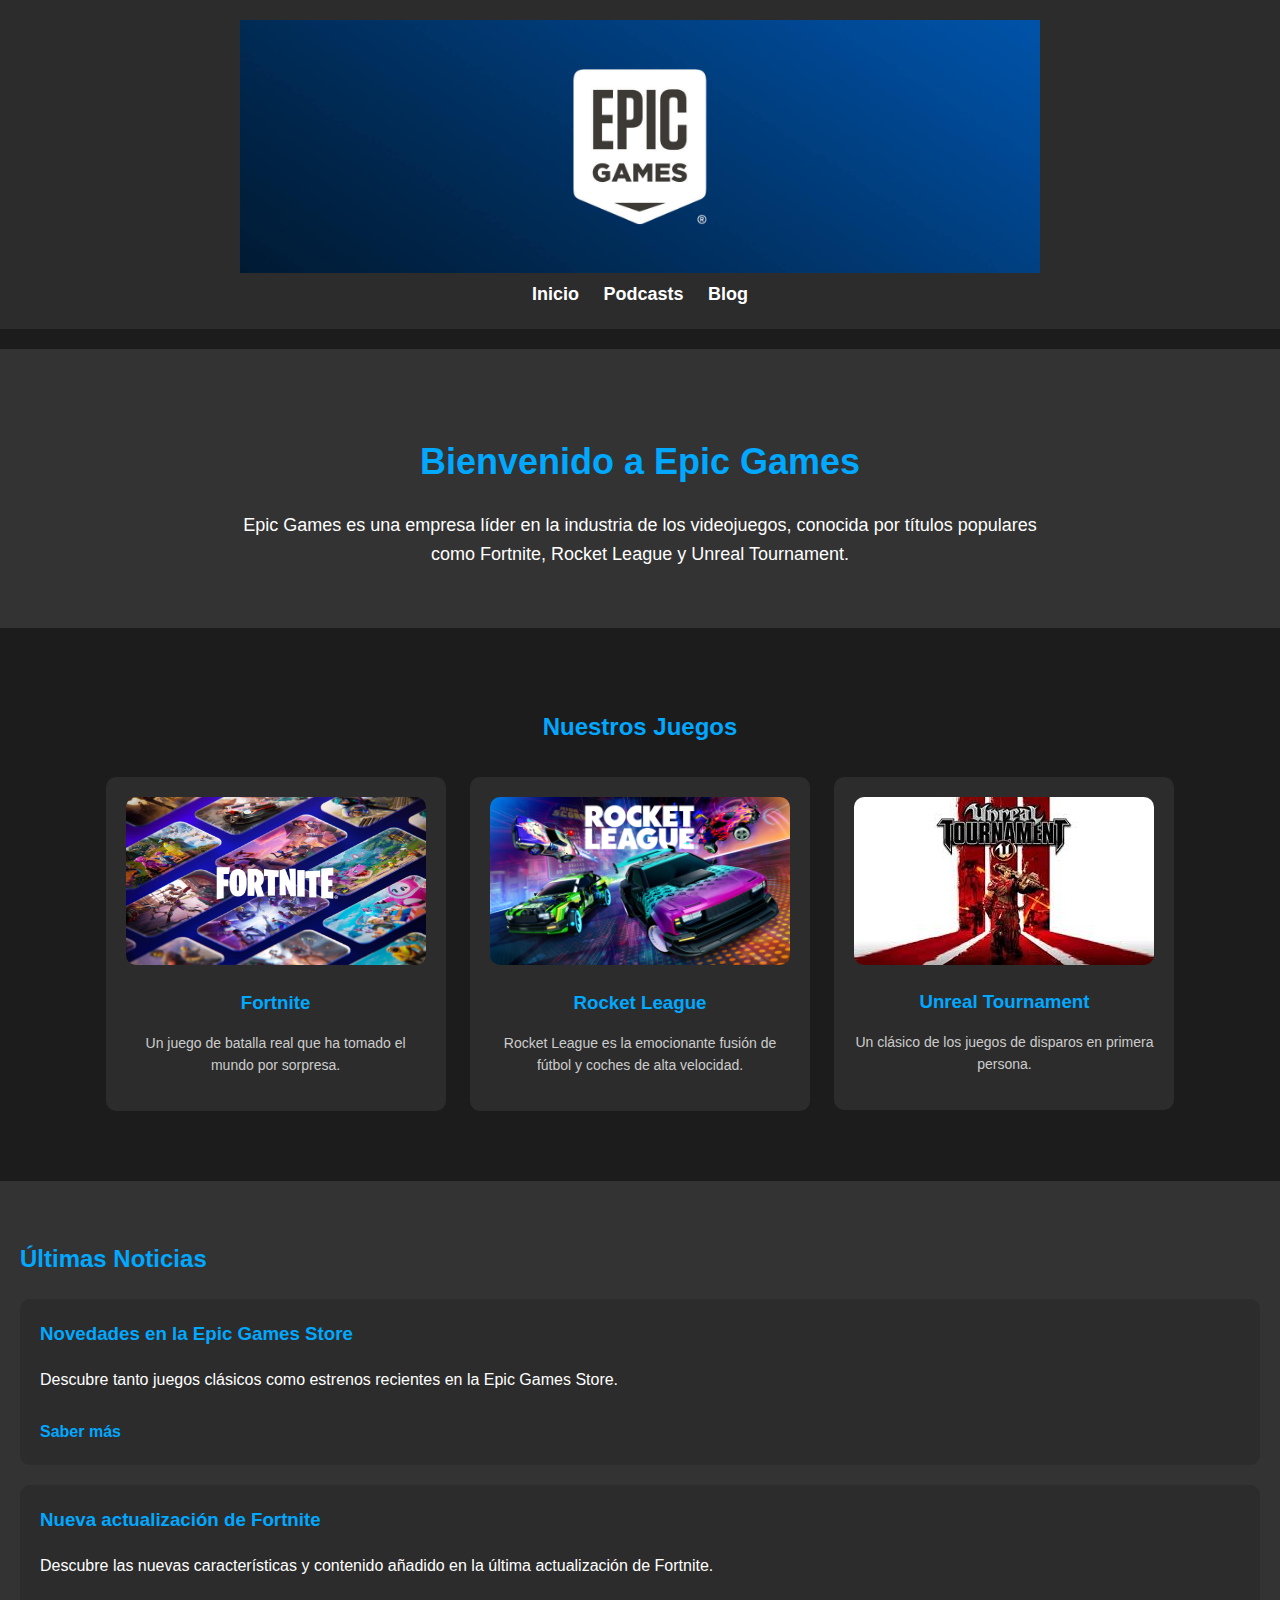
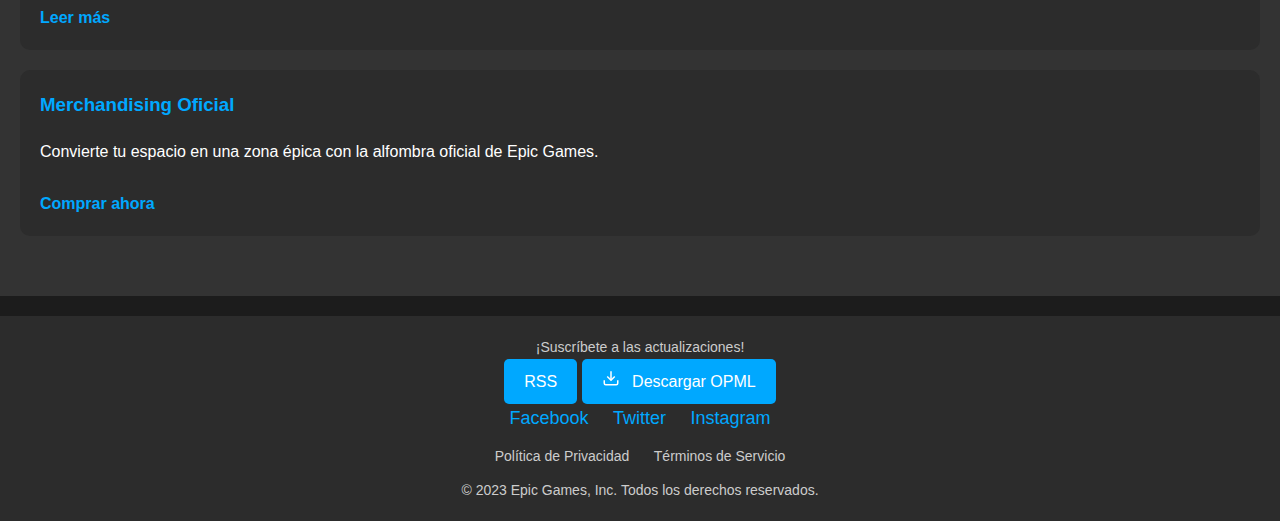
<file: index.html>
<!DOCTYPE html>
<html lang="es">
<head>
    <meta charset="UTF-8">
    <meta name="viewport" content="width=device-width, initial-scale=1.0">
    <title>Epic Games - Página Oficial</title>
    <link rel="stylesheet" href="css/styles.css">
</head>
<body>
    <header>
        <div class="logo">
            <img src="images/Logo_Epic_Games.jpg" alt="Epic Games Logo">
        </div>
        <nav>
            <ul>
                <li><a href="Index.html">Inicio</a></li>
                <li><a href="podcast/index.html">Podcasts</a></li>
                <li><a href="blog/index.html">Blog</a></li>
            </ul>
        </nav>
    </header>

    <section id="inicio">
        <h1>Bienvenido a Epic Games</h1>
        <p>Epic Games es una empresa líder en la industria de los videojuegos, conocida por títulos populares como Fortnite, Rocket League y Unreal Tournament.</p>
    </section>

    <section id="juegos">
        <h2>Nuestros Juegos</h2>
        <div class="juego">
            <img src="images/Fortnite.jpg" alt="Fortnite">
            <h3>Fortnite</h3>
            <p>Un juego de batalla real que ha tomado el mundo por sorpresa.</p>
        </div>
        <div class="juego">
            <img src="images/RocketLeague.jpg" alt="Rocket League">
            <h3>Rocket League</h3>
            <p>Rocket League es la emocionante fusión de fútbol y coches de alta velocidad.</p>
        </div>
        <div class="juego">
            <img src="images/Unreal_Tournament.jpg" alt="Unreal Tournament">
            <h3>Unreal Tournament</h3>
            <p>Un clásico de los juegos de disparos en primera persona.</p>
        </div>
    </section>

    <section id="noticias">
        <h2>Últimas Noticias</h2>
        <article>
            <h3>Novedades en la Epic Games Store</h3>
            <p>Descubre tanto juegos clásicos como estrenos recientes en la Epic Games Store.</p>
            <a href="blog/posts/post1.html">Saber más</a>
        </article>
        <article>
            <h3>Nueva actualización de Fortnite</h3>
            <p>Descubre las nuevas características y contenido añadido en la última actualización de Fortnite.</p>
            <a href="blog/posts/post2.html">Leer más</a>
        </article>
        <article>
            <h3>Merchandising Oficial</h3>
            <p>Convierte tu espacio en una zona épica con la alfombra oficial de Epic Games.</p>
            <a href="blog/posts/post3.html">Comprar ahora</a>
        </article>
    </section>
    
    <footer id="contacto">
          <p>¡Suscríbete a las actualizaciones!</p>
          <a href="feed/rss.xml" class="boton-tienda">RSS</a>
        <a href="feed/feeds.opml" download class="boton-tienda">
            <svg width="18" height="18" viewBox="0 0 24 24" fill="none" stroke="currentColor" stroke-width="2" style="margin-right: 8px;">
              <path d="M21 15v4a2 2 0 0 1-2 2H5a2 2 0 0 1-2-2v-4"></path>
              <polyline points="7 10 12 15 17 10"></polyline>
              <line x1="12" y1="15" x2="12" y2="3"></line>
            </svg>
            Descargar OPML
          </a>
        <div class="redes-sociales">
            <a href="https://facebook.com/epicgames">Facebook</a>
            <a href="https://twitter.com/epicgames">Twitter</a>
            <a href="https://instagram.com/epicgames">Instagram</a>
        </div>
        <div class="politicas">
            <a href="#">Política de Privacidad</a>
            <a href="#">Términos de Servicio</a>
        </div>
        <p>&copy; 2023 Epic Games, Inc. Todos los derechos reservados.</p>
    </footer>
</body>
</html>
</file>
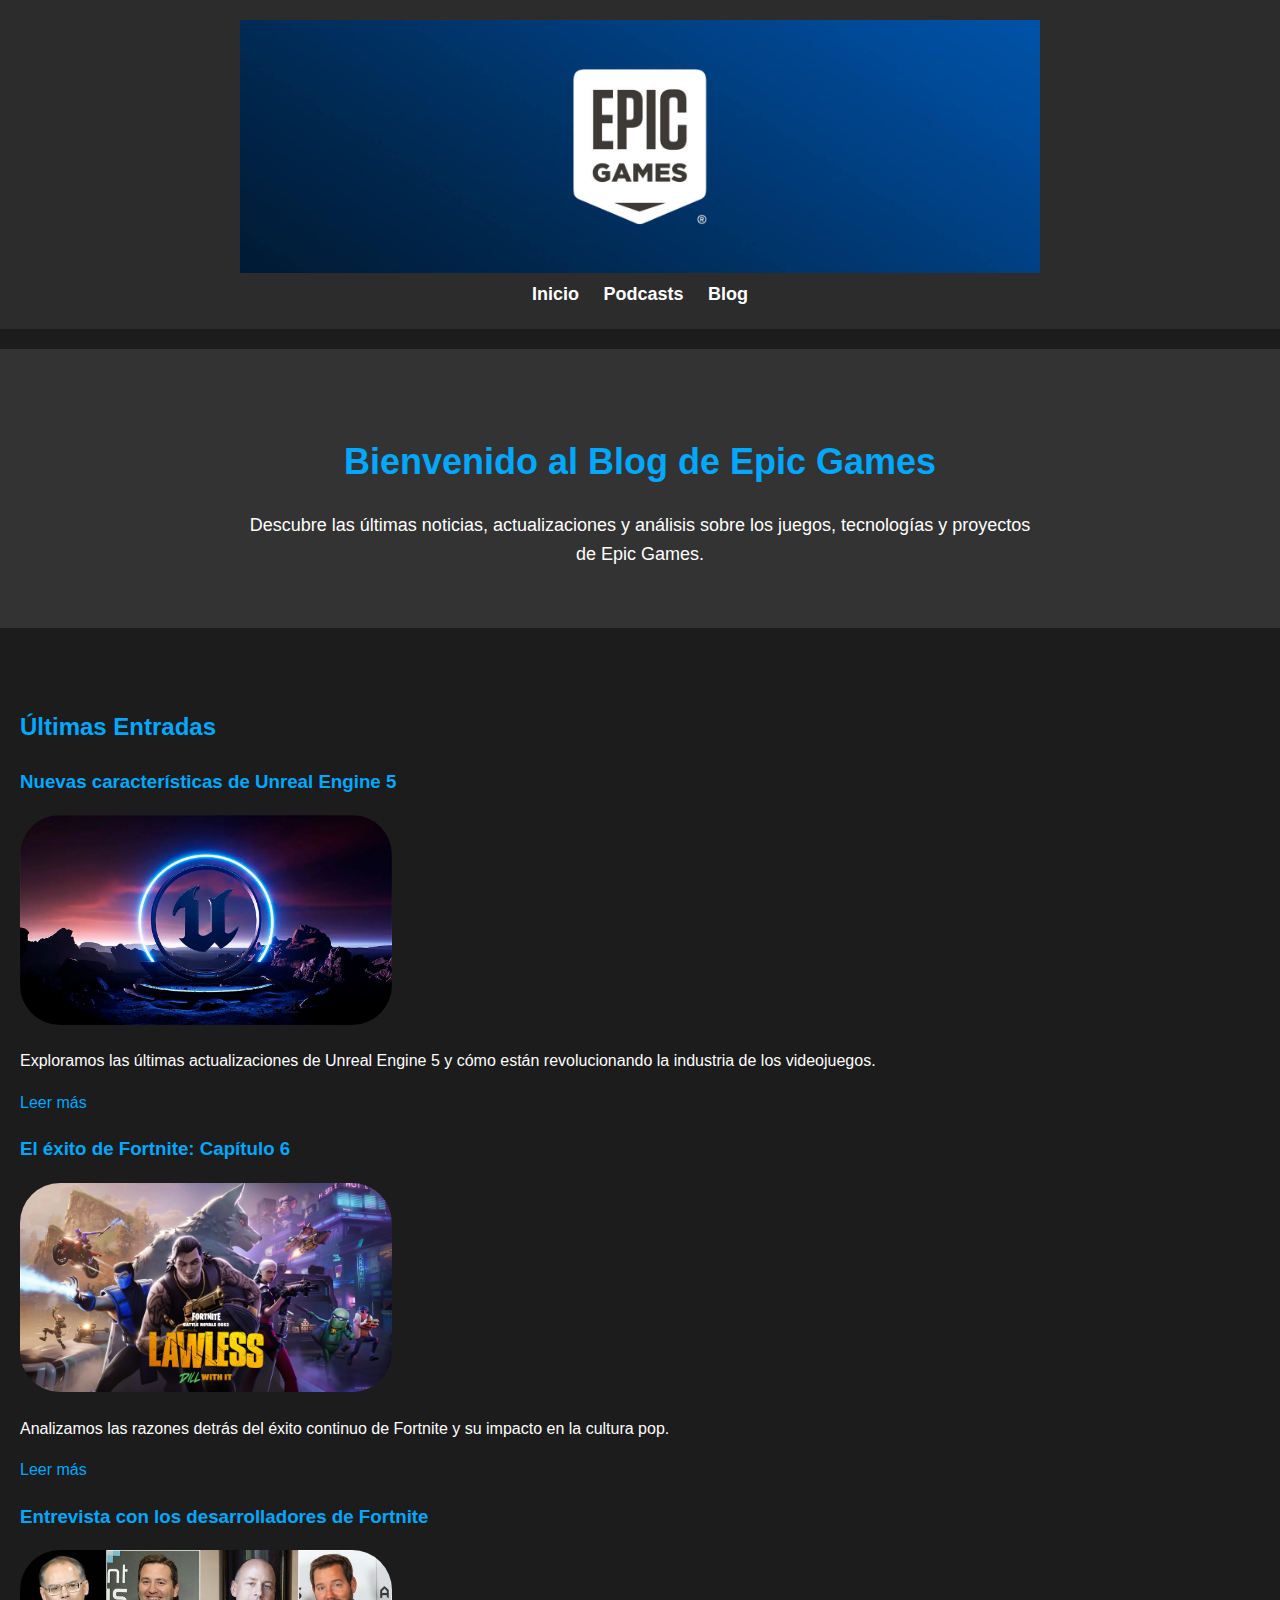
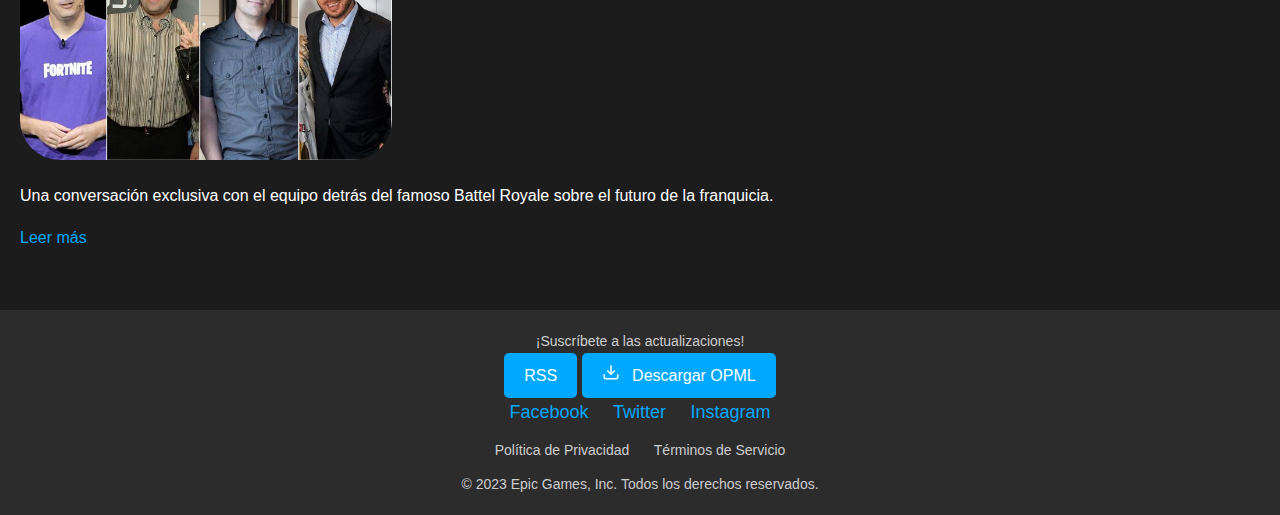
<file: blog/index.html>
<!DOCTYPE html>
<html lang="es">
<head>
    <meta charset="UTF-8">
    <meta name="viewport" content="width=device-width, initial-scale=1.0">
    <title>Blog de Epic Games</title>
    <link rel="stylesheet" href="../css/styles.css">
</head>
<body>
    <header>
        <div class="logo">
            <img src="../images/Logo_Epic_Games.jpg" alt="Epic Games Logo">
        </div>
        <nav>
            <ul>
                <li><a href="../index.html">Inicio</a></li>
                <li><a href="../podcast/index.html">Podcasts</a></li>
                <li><a href="index.html">Blog</a></li>
            </ul>
        </nav>
    </header>

    <section id="inicio">
        <h1>Bienvenido al Blog de Epic Games</h1>
        <p>Descubre las últimas noticias, actualizaciones y análisis sobre los juegos, tecnologías y proyectos de Epic Games.</p>
    </section>

    <section id="blog">
        <h2>Últimas Entradas</h2>
        <div class="entrada">
            
            <h3>Nuevas características de Unreal Engine 5</h3>
            <img src="images/Unreal Engine.webp" alt="Entrada 1">
            <p>Exploramos las últimas actualizaciones de Unreal Engine 5 y cómo están revolucionando la industria de los videojuegos.</p>
            <a href="#">Leer más</a>
        </div>
        <div class="entrada">
            <h3>El éxito de Fortnite: Capítulo 6</h3>
            <img src="images/Cap6_T2.webp" alt="Entrada 2">
            <p>Analizamos las razones detrás del éxito continuo de Fortnite y su impacto en la cultura pop.</p>
            <a href="#">Leer más</a>
        </div>
        <div class="entrada">
            <h3>Entrevista con los desarrolladores de Fortnite</h3>
            <img src="images/Desarrolladores.jpg" alt="Entrada 3">
            <p>Una conversación exclusiva con el equipo detrás del famoso Battel Royale sobre el futuro de la franquicia.</p>
            <a href="#">Leer más</a>
        </div>
    </section>
     <footer id="contacto">
        <p>¡Suscríbete a las actualizaciones!</p>
        <a href="../../feed/rss.xml" class="boton-tienda">RSS</a>
        <a href="../feed/feeds.opml" download class="boton-tienda">
            <svg width="18" height="18" viewBox="0 0 24 24" fill="none" stroke="currentColor" stroke-width="2" style="margin-right: 8px;">
              <path d="M21 15v4a2 2 0 0 1-2 2H5a2 2 0 0 1-2-2v-4"></path>
              <polyline points="7 10 12 15 17 10"></polyline>
              <line x1="12" y1="15" x2="12" y2="3"></line>
            </svg>
            Descargar OPML
          </a>
        <div class="redes-sociales">
            <a href="https://facebook.com/epicgames">Facebook</a>
            <a href="https://twitter.com/epicgames">Twitter</a>
            <a href="https://instagram.com/epicgames">Instagram</a>
        </div>
        <div class="politicas">
            <a href="#">Política de Privacidad</a>
            <a href="#">Términos de Servicio</a>
        </div>
        <p>&copy; 2023 Epic Games, Inc. Todos los derechos reservados.</p>
    </footer>
</body>
</html>
</file>
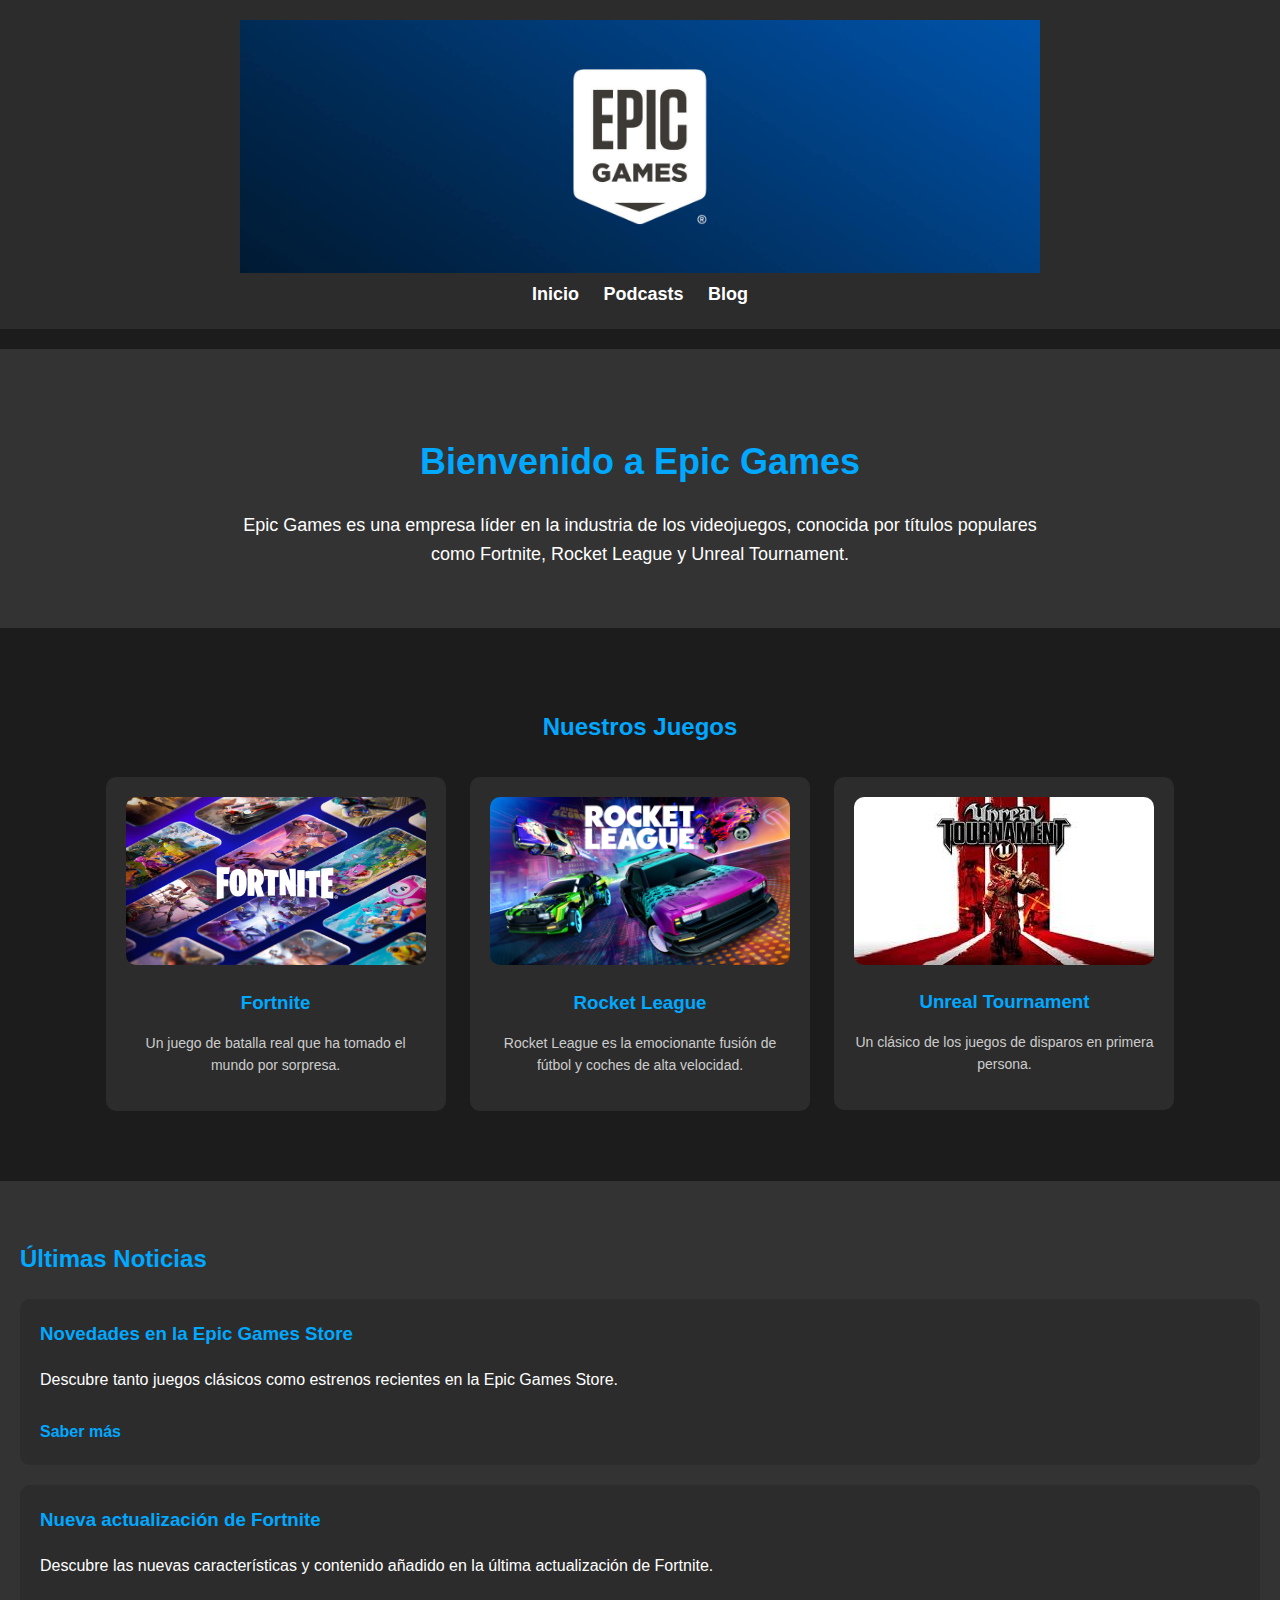
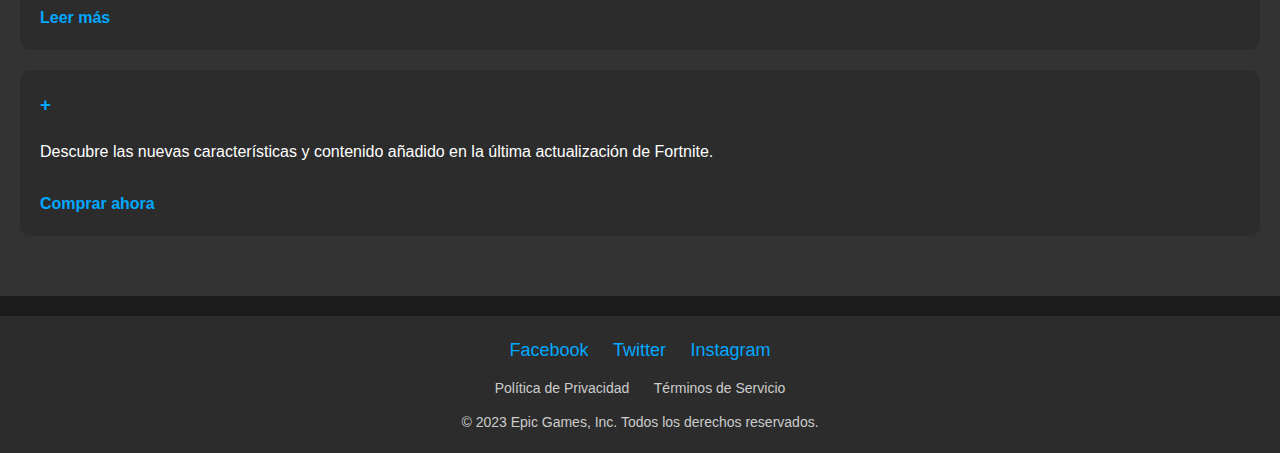
<file: Inicio.html>
<!DOCTYPE html>
<html lang="es">
<head>
    <meta charset="UTF-8">
    <meta name="viewport" content="width=device-width, initial-scale=1.0">
    <title>Epic Games - Página Oficial</title>
    <link rel="stylesheet" href="css/styles.css">
</head>
<body>
    <header>
        <div class="logo">
            <img src="images/Logo_Epic_Games.jpg" alt="Epic Games Logo">
        </div>
        <nav>
            <ul>
                <li><a href="Inicio.html">Inicio</a></li>
                <li><a href="podcast/Podcast.html">Podcasts</a></li>
                <li><a href="blog/Blog.html">Blog</a></li>
            </ul>
        </nav>
    </header>

    <section id="inicio">
        <h1>Bienvenido a Epic Games</h1>
        <p>Epic Games es una empresa líder en la industria de los videojuegos, conocida por títulos populares como Fortnite, Rocket League y Unreal Tournament.</p>
    </section>

    <section id="juegos">
        <h2>Nuestros Juegos</h2>
        <div class="juego">
            <img src="images/Fortnite.jpg" alt="Fortnite">
            <h3>Fortnite</h3>
            <p>Un juego de batalla real que ha tomado el mundo por sorpresa.</p>
        </div>
        <div class="juego">
            <img src="images/RocketLeague.jpg" alt="Rocket League">
            <h3>Rocket League</h3>
            <p>Rocket League es la emocionante fusión de fútbol y coches de alta velocidad.</p>
        </div>
        <div class="juego">
            <img src="images/Unreal_Tournament.jpg" alt="Unreal Tournament">
            <h3>Unreal Tournament</h3>
            <p>Un clásico de los juegos de disparos en primera persona.</p>
        </div>
    </section>

    <section id="noticias">
        <h2>Últimas Noticias</h2>
        <article>
            <h3>Novedades en la Epic Games Store</h3>
            <p>Descubre tanto juegos clásicos como estrenos recientes en la Epic Games Store.</p>
            <a href="/Epic_Games/Epic_Games/blog/posts/post1.html">Saber más</a>
        </article>
        <article>
            <h3>Nueva actualización de Fortnite</h3>
            <p>Descubre las nuevas características y contenido añadido en la última actualización de Fortnite.</p>
            <a href="/blog/posts/post2.html">Leer más</a>
        </article>
        <article>
        <h3>+</h3>
            <p>Descubre las nuevas características y contenido añadido en la última actualización de Fortnite.</p>
            <a href="/blog/posts/post3.html">Comprar ahora</a>
        </article>
    </section>

    <footer id="contacto">
        <div class="redes-sociales">
            <a href="https://facebook.com/epicgames">Facebook</a>
            <a href="https://twitter.com/epicgames">Twitter</a>
            <a href="https://instagram.com/epicgames">Instagram</a>
        </div>
        <div class="politicas">
            <a href="#">Política de Privacidad</a>
            <a href="#">Términos de Servicio</a>
        </div>
        <p>&copy; 2023 Epic Games, Inc. Todos los derechos reservados.</p>
    </footer>
</body>
</html>
</file>
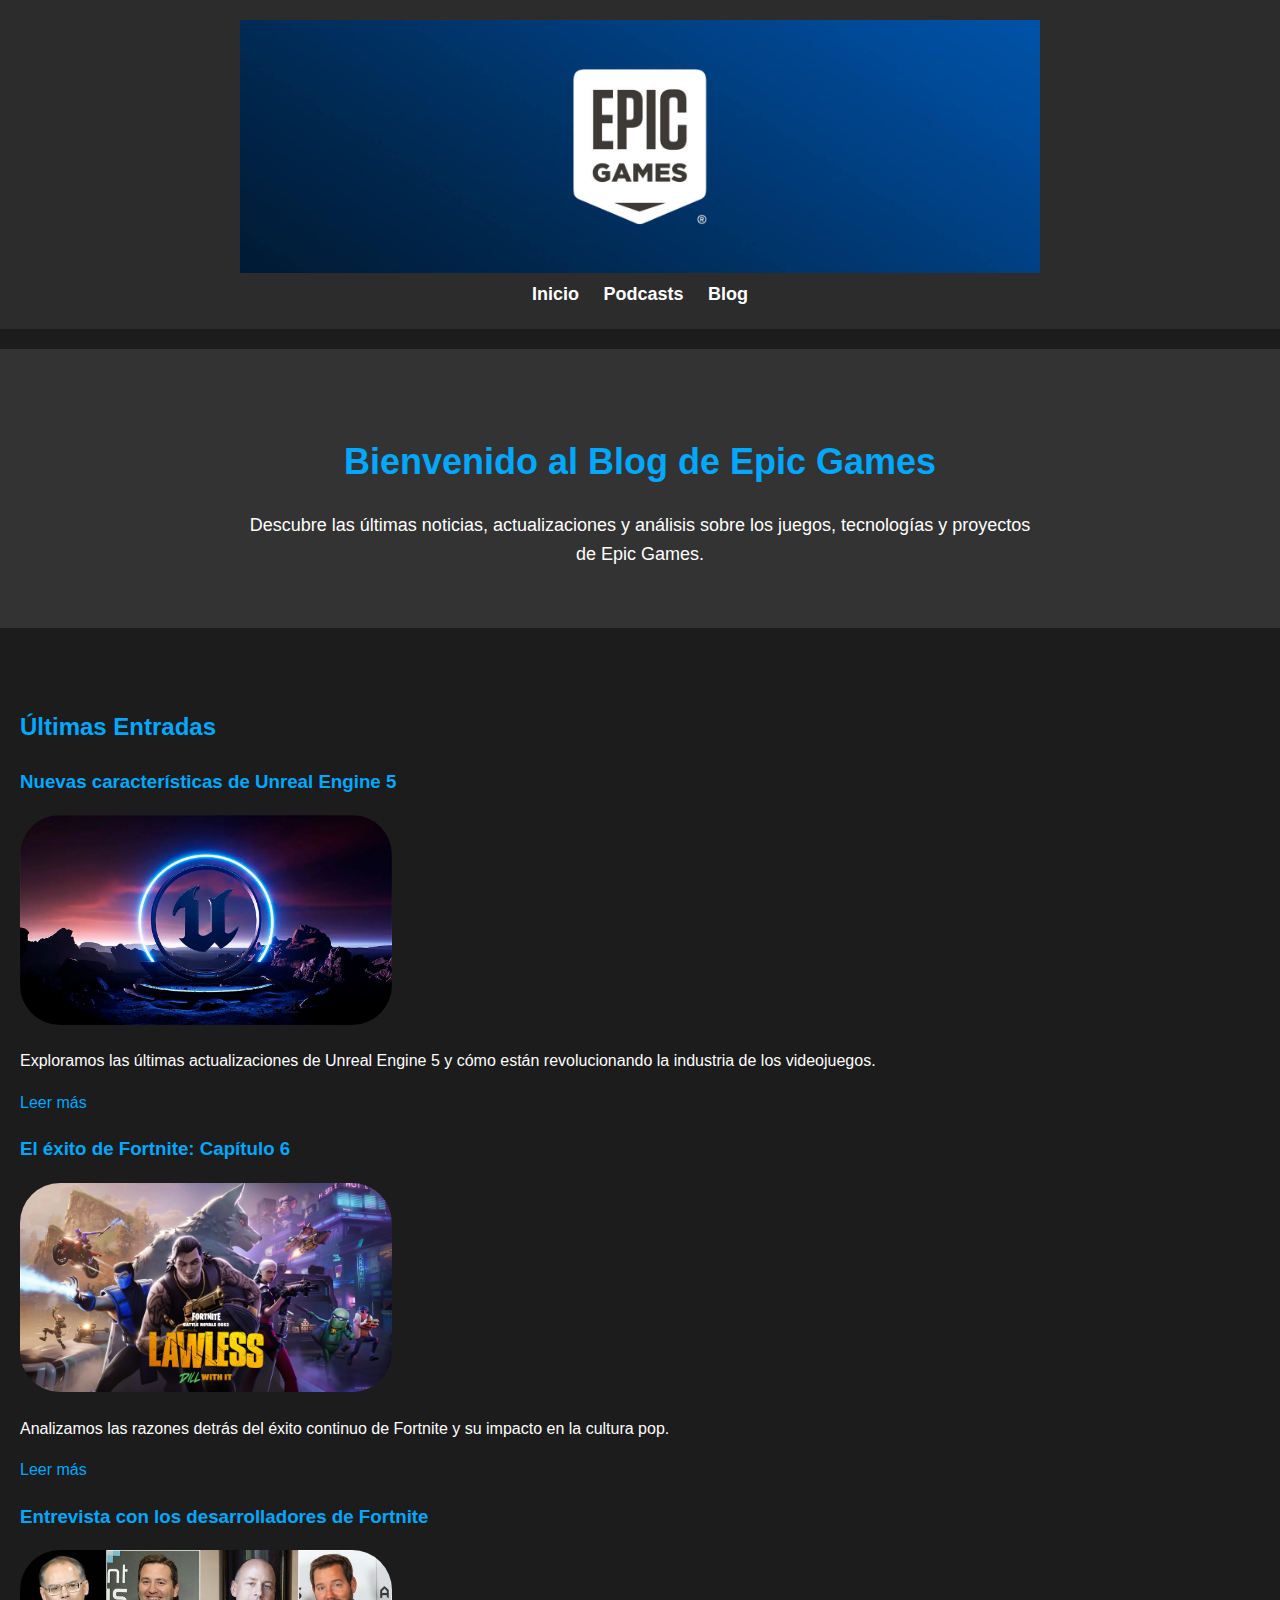
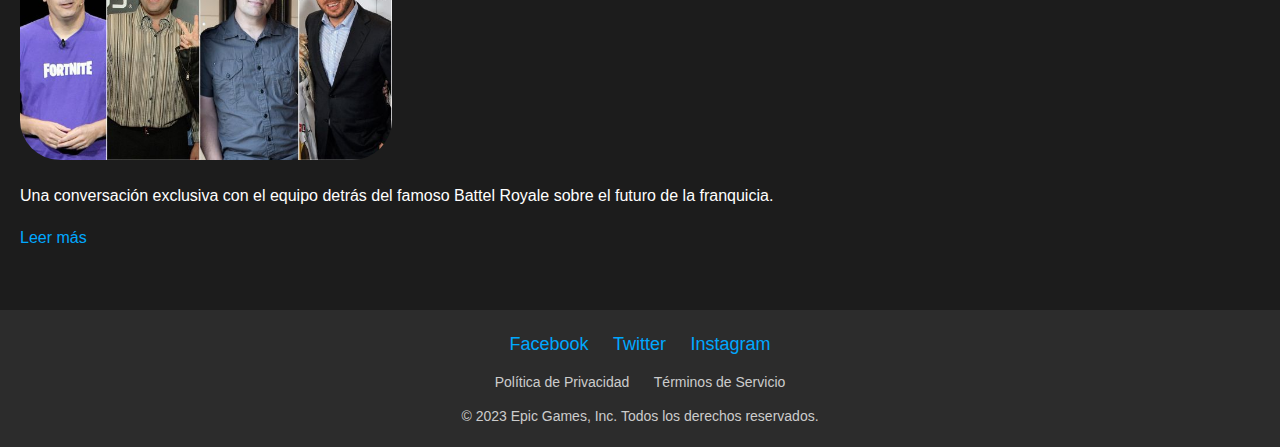
<file: blog/Blog.html>
<!DOCTYPE html>
<html lang="es">
<head>
    <meta charset="UTF-8">
    <meta name="viewport" content="width=device-width, initial-scale=1.0">
    <title>Blog de Epic Games</title>
    <link rel="stylesheet" href="../css/styles.css">
</head>
<body>
    <header>
        <div class="logo">
            <img src="../images/Logo_Epic_Games.jpg" alt="Epic Games Logo">
        </div>
        <nav>
            <ul>
                <li><a href="../Inicio.html">Inicio</a></li>
                <li><a href="../podcast/Podcast.html">Podcasts</a></li>
                <li><a href="Blog.html">Blog</a></li>
            </ul>
        </nav>
    </header>

    <section id="inicio">
        <h1>Bienvenido al Blog de Epic Games</h1>
        <p>Descubre las últimas noticias, actualizaciones y análisis sobre los juegos, tecnologías y proyectos de Epic Games.</p>
    </section>

    <section id="blog">
        <h2>Últimas Entradas</h2>
        <div class="entrada">
            
            <h3>Nuevas características de Unreal Engine 5</h3>
            <img src="images/Unreal Engine.webp" alt="Entrada 1">
            <p>Exploramos las últimas actualizaciones de Unreal Engine 5 y cómo están revolucionando la industria de los videojuegos.</p>
            <a href="#">Leer más</a>
        </div>
        <div class="entrada">
            <h3>El éxito de Fortnite: Capítulo 6</h3>
            <img src="images/Cap6_T2.webp" alt="Entrada 2">
            <p>Analizamos las razones detrás del éxito continuo de Fortnite y su impacto en la cultura pop.</p>
            <a href="#">Leer más</a>
        </div>
        <div class="entrada">
            <h3>Entrevista con los desarrolladores de Fortnite</h3>
            <img src="images/Desarrolladores.jpg" alt="Entrada 3">
            <p>Una conversación exclusiva con el equipo detrás del famoso Battel Royale sobre el futuro de la franquicia.</p>
            <a href="#">Leer más</a>
        </div>
    </section>
    <footer id="contacto">
        <div class="redes-sociales">
            <a href="https://facebook.com/epicgames">Facebook</a>
            <a href="https://twitter.com/epicgames">Twitter</a>
            <a href="https://instagram.com/epicgames">Instagram</a>
        </div>
        <div class="politicas">
            <a href="#">Política de Privacidad</a>
            <a href="#">Términos de Servicio</a>
        </div>
        <p>&copy; 2023 Epic Games, Inc. Todos los derechos reservados.</p>
    </footer>
</body>
</html>
</file>
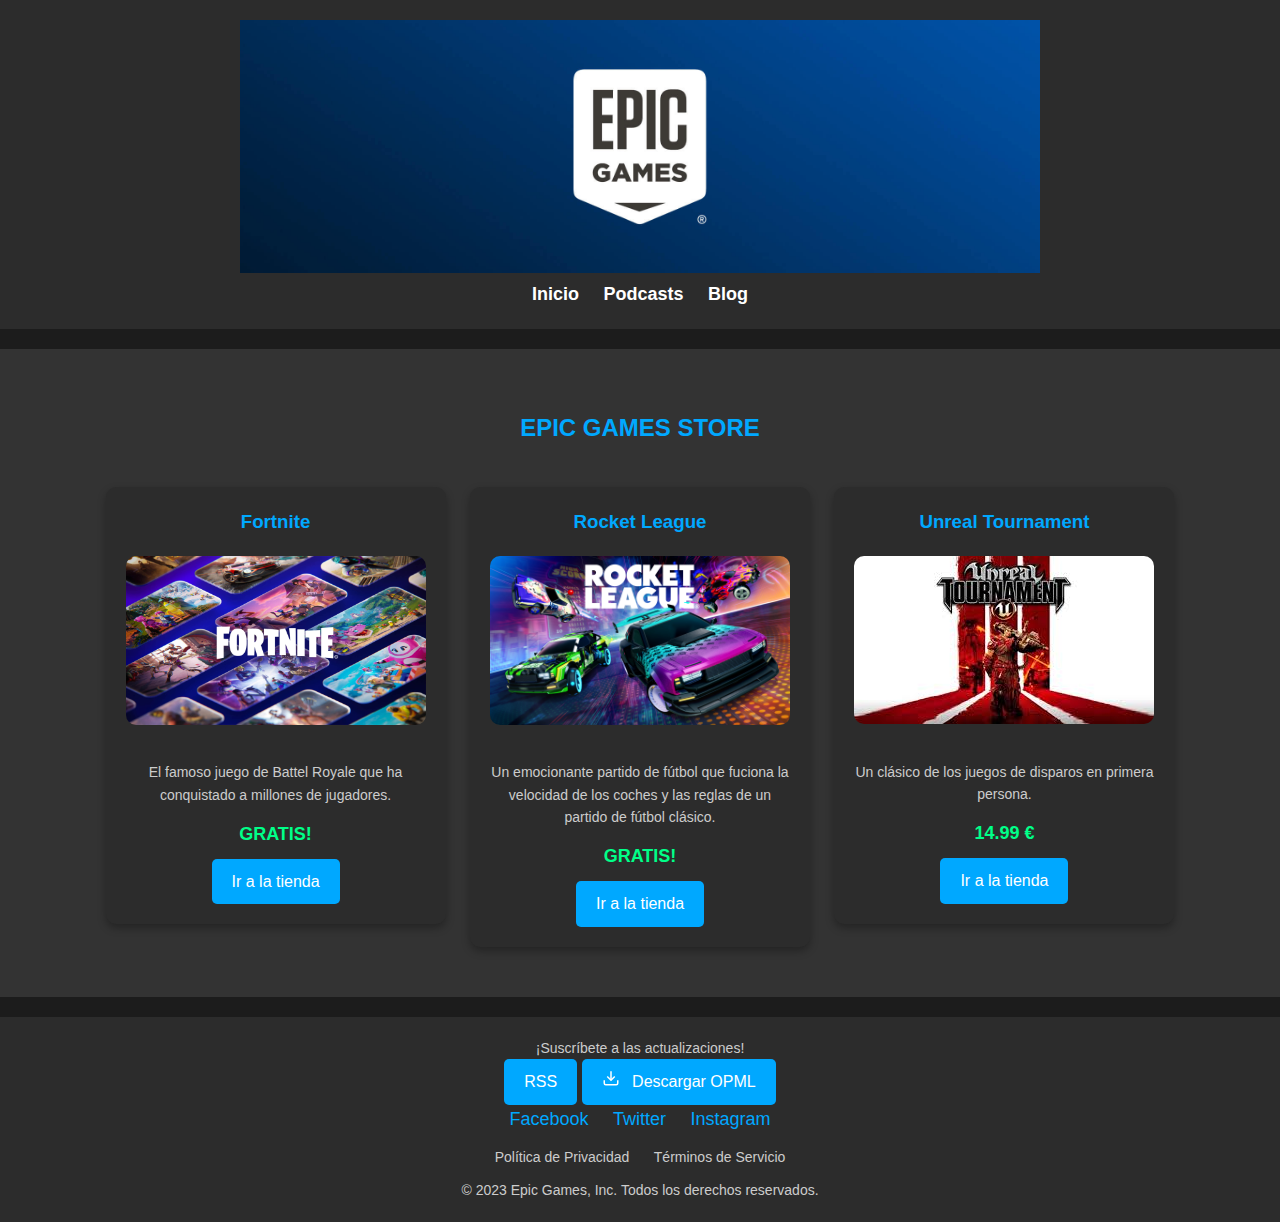
<file: blog/posts/post1.html>
<!DOCTYPE html>
<html lang="es">
<head>
    <meta charset="UTF-8">
    <meta name="viewport" content="width=device-width, initial-scale=1.0">
    <title>Blog de Epic Games</title>
    <link rel="stylesheet" href="../../css/styles.css">
</head>
<body>
    <header>
        <div class="logo">
            <img src="../images/Logo_Epic_Games.jpg" alt="Epic Games Logo">
        </div>
        <nav>
            <ul>
                <li><a href="../../index.html">Inicio</a></li>
                <li><a href="../../podcast/index.html">Podcasts</a></li>
                <li><a href="../index.html">Blog</a></li>
            </ul>
        </nav>
    </header>
    
<section id="tienda">
    <h2>EPIC GAMES STORE</h2>
    <div class="juegos">
        <div class="juego">
            <h3>Fortnite</h3>
            <img src="../images/Fortnite.jpg" alt="Fortnite">
            <p>El famoso juego de Battel Royale que ha conquistado a millones de jugadores.</p>
            <p class="precio">GRATIS!</p>
            <a href="hola" class="boton-tienda">Ir a la tienda</a>            
        </div>
        <div class="juego">
            <h3>Rocket League</h3>
            <img src="../images/RocketLeague.jpg" alt="Rocket League">
            <p>Un emocionante partido de fútbol que fuciona la velocidad de los coches y las reglas de un partido de fútbol clásico.</p>
            <p class="precio">GRATIS!</p>
            <a href="hola" class="boton-tienda">Ir a la tienda</a>
        </div>
        <div class="juego">
            <h3>Unreal Tournament</h3>
            <img src="../images/Unreal_Tournament.jpg" alt="Unreal Tournament">
            <p>Un clásico de los juegos de disparos en primera persona.</p>
            <p class="precio">14.99 €</p>
            <a href="hola" class="boton-tienda">Ir a la tienda</a>
        </div>
    </div>
</section>

<footer id="contacto">
    <p>¡Suscríbete a las actualizaciones!</p>
        <a href="../../feed/rss.xml" class="boton-tienda">RSS</a>
        <a href="../../feed/feeds.opml" download class="boton-tienda">
            <svg width="18" height="18" viewBox="0 0 24 24" fill="none" stroke="currentColor" stroke-width="2" style="margin-right: 8px;">
              <path d="M21 15v4a2 2 0 0 1-2 2H5a2 2 0 0 1-2-2v-4"></path>
              <polyline points="7 10 12 15 17 10"></polyline>
              <line x1="12" y1="15" x2="12" y2="3"></line>
            </svg>
            Descargar OPML
          </a>
    <div class="redes-sociales">
        <a href="https://facebook.com/epicgames">Facebook</a>
        <a href="https://twitter.com/epicgames">Twitter</a>
        <a href="https://instagram.com/epicgames">Instagram</a>
    </div>
    <div class="politicas">
        <a href="#">Política de Privacidad</a>
        <a href="#">Términos de Servicio</a>
    </div>
    <p>&copy; 2023 Epic Games, Inc. Todos los derechos reservados.</p>
</footer>
</body>
</html>
</file>
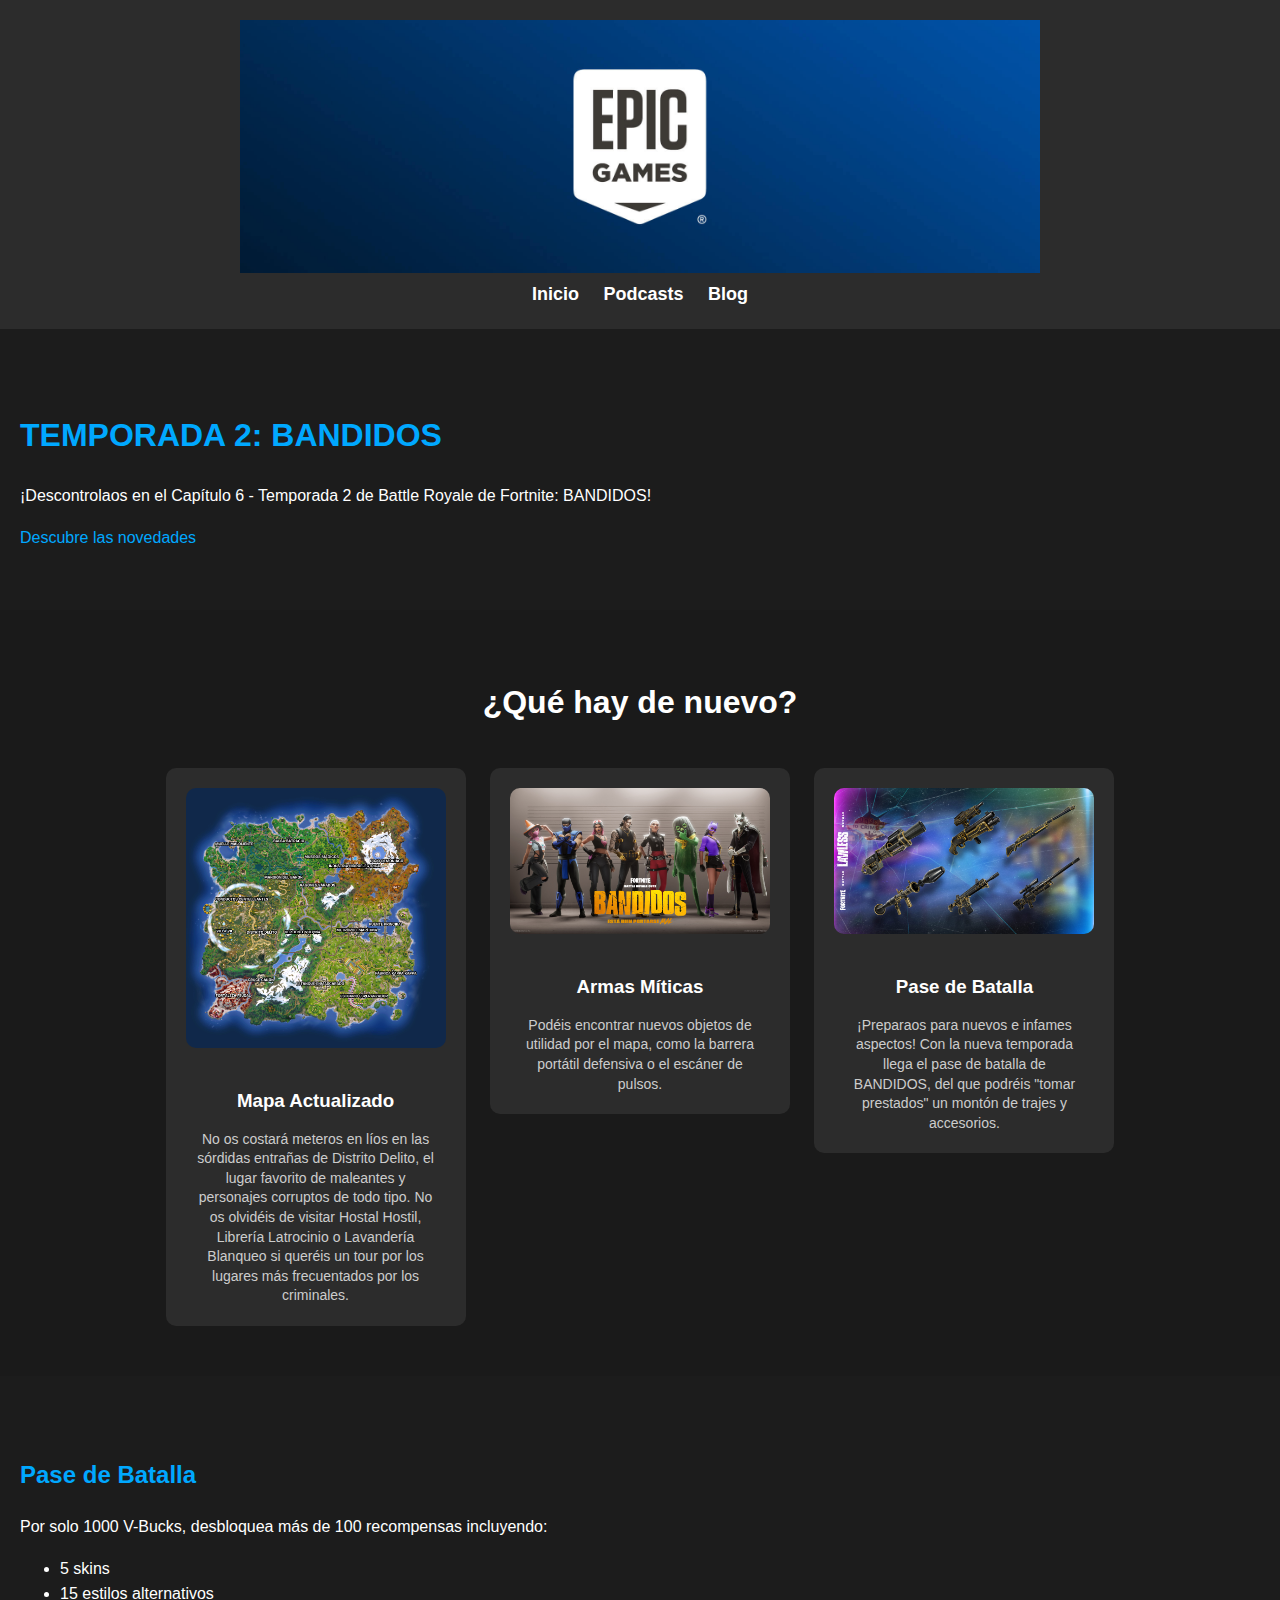
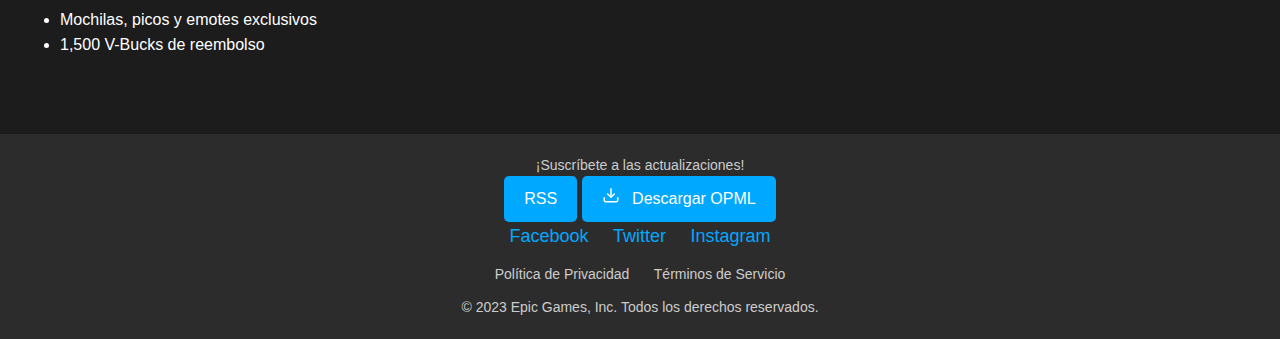
<file: blog/posts/post2.html>
<!DOCTYPE html>
<html lang="es">
<head>
    <meta charset="UTF-8">
    <meta name="viewport" content="width=device-width, initial-scale=1.0">
    <title>Temporada 2 Capítulo 6 - Fortnite</title>
    <link rel="stylesheet" href="../../css/styles.css">

</head>
<body>
    <header>
        <div class="logo">
            <img src="../images/Logo_Epic_Games.jpg" alt="Fortnite Logo">
        </div>
        <nav>
            <ul>
                <li><a href="../../index.html">Inicio</a></li>
                <li><a href="../../podcast/index.html">Podcasts</a></li>
                <li><a href="../index.html">Blog</a></li>
            </ul>
        </nav>
    </header>

    <section class="hero">
        <h1>TEMPORADA 2: BANDIDOS</h1>
        <p>¡Descontrolaos en el Capítulo 6 - Temporada 2 de Battle Royale de Fortnite: BANDIDOS!</p>
        <a href="#novedades" class="boton">Descubre las novedades</a>
    </section>

    <section id="novedades">
    <h2>¿Qué hay de nuevo?</h2>
    <div class="novedades-grid">
        <div class="novedad-card">  
            <img src="../../blog/images/Mapa.jpg" alt="Nuevo mapa">
            <div class="novedad-content">
                <h3>Mapa Actualizado</h3>
                <p>No os costará meteros en líos en las sórdidas entrañas de Distrito Delito, el lugar favorito de maleantes y personajes corruptos de todo tipo. No os olvidéis de visitar Hostal Hostil, Librería Latrocinio o Lavandería Blanqueo si queréis un tour por los lugares más frecuentados por los criminales.</p>
            </div>
        </div>
        
        
        <div class="novedad-card">
            <img src="../../images/pase_lawless.jpg" alt="pase">
            <div class="novedad-content">
                <h3>Armas Míticas</h3>
                <p>Podéis encontrar nuevos objetos de utilidad por el mapa, como la barrera portátil defensiva o el escáner de pulsos.</p>
            </div>
        </div>
        
        
        <div class="novedad-card">
            <img src="../../images/armas_nuevas.jpg" alt="armas">
            <div class="novedad-content">
                <h3>Pase de Batalla</h3>
                <p>¡Preparaos para nuevos e infames aspectos! Con la nueva temporada llega el pase de batalla de BANDIDOS, del que podréis "tomar prestados" un montón de trajes y accesorios.</p>
            </div>
        </div>
    </div>
</section>
    </section>
    <section id="pases">
        <div class="pase-batalla">
            <h2>Pase de Batalla</h2>
            <p>Por solo 1000 V-Bucks, desbloquea más de 100 recompensas incluyendo:</p>
            <ul>
                <li>5 skins</li>
                <li>15 estilos alternativos</li>
                <li>Mochilas, picos y emotes exclusivos</li>
                <li>1,500 V-Bucks de reembolso</li>
            </ul>
        </div>
    </section>

    <footer id="contacto">
        <p>¡Suscríbete a las actualizaciones!</p>
        <a href="../../feed/rss.xml" class="boton-tienda">RSS</a>
        <a href="../../feed/feeds.opml" download class="boton-tienda">
            <svg width="18" height="18" viewBox="0 0 24 24" fill="none" stroke="currentColor" stroke-width="2" style="margin-right: 8px;">
              <path d="M21 15v4a2 2 0 0 1-2 2H5a2 2 0 0 1-2-2v-4"></path>
              <polyline points="7 10 12 15 17 10"></polyline>
              <line x1="12" y1="15" x2="12" y2="3"></line>
            </svg>
            Descargar OPML
          </a>
        <div class="redes-sociales">
            <a href="https://facebook.com/epicgames">Facebook</a>
            <a href="https://twitter.com/epicgames">Twitter</a>
            <a href="https://instagram.com/epicgames">Instagram</a>
        </div>
        <div class="politicas">
            <a href="#">Política de Privacidad</a>
            <a href="#">Términos de Servicio</a>
        </div>
        <p>&copy; 2023 Epic Games, Inc. Todos los derechos reservados.</p>
    </footer>
    </body>
    </html>
</file>
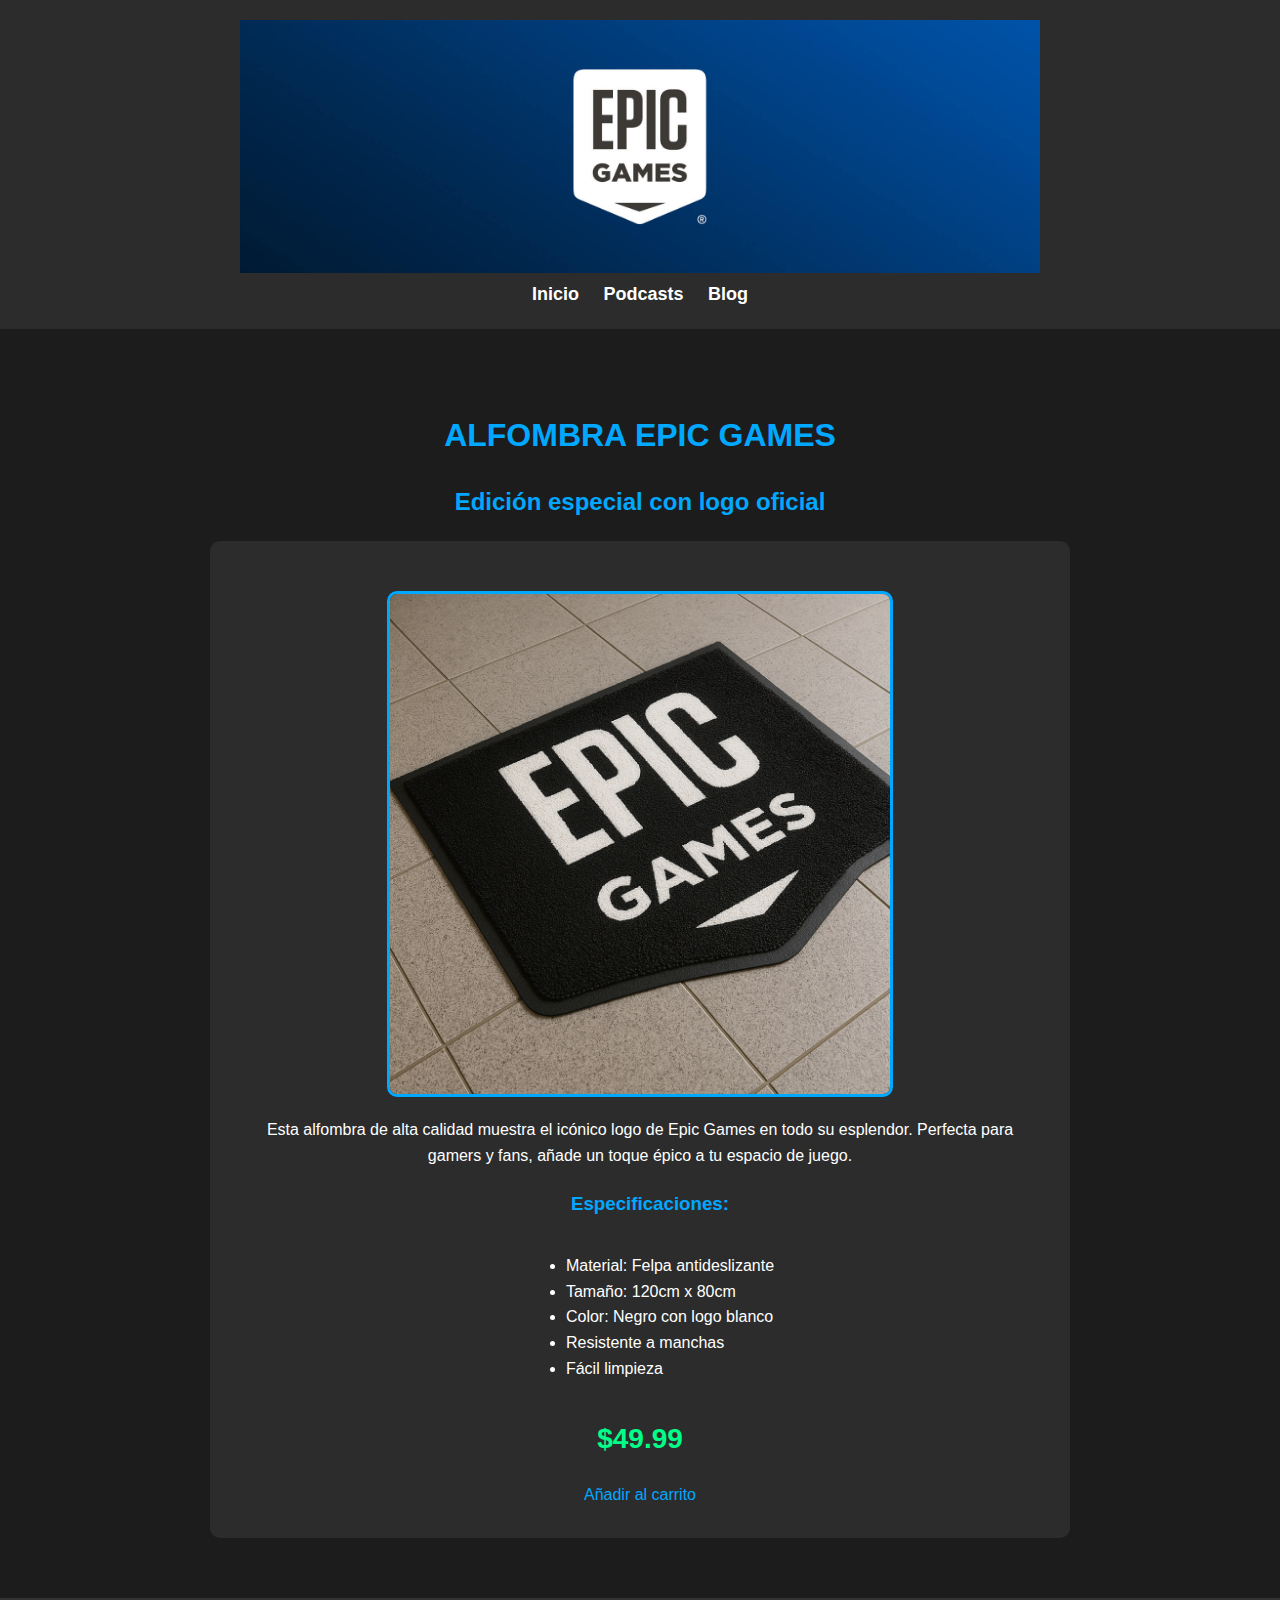
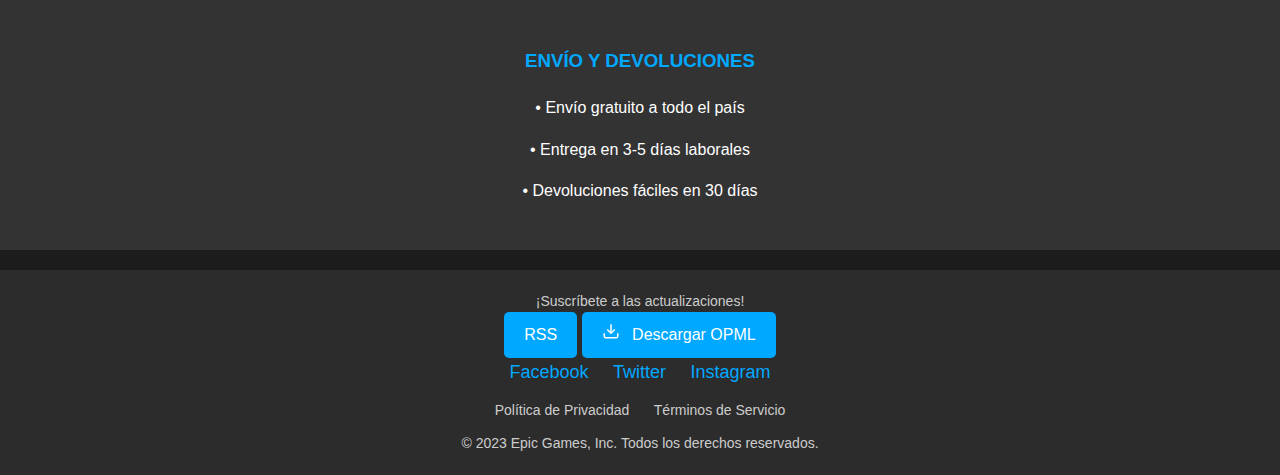
<file: blog/posts/post3.html>
<!DOCTYPE html>
<html lang="es">
<head>
    <meta charset="UTF-8">
    <meta name="viewport" content="width=device-width, initial-scale=1.0">
    <title>Alfombra Epic Games - Tienda Oficial</title>
    <link rel="stylesheet" href="../../css/styles.css">
</head>
<body>
    <header>
        <div class="logo">
            <img src="../images/Logo_Epic_Games.jpg" alt="Epic Games Logo">
        </div>
        <nav>
            <ul>
                <li><a href="../../index.html">Inicio</a></li>
                <li><a href="../../podcast/index.html">Podcasts</a></li>
                <li><a href="../index.html">Blog</a></li>
            </ul>
        </nav>
    </header>

    <section id="producto" style="padding: 40px 20px; text-align: center;">
        <h1>ALFOMBRA EPIC GAMES</h1>
        <h2>Edición especial con logo oficial</h2>
        
        <div class="producto-container">
            <img src="../images/Epic_Alfombra.png" 
                 alt="Alfombra Epic Games" 
                 class="producto-imagen">
            
            <p class="descripcion">
                Esta alfombra de alta calidad muestra el icónico logo de Epic Games en todo su esplendor. 
                Perfecta para gamers y fans, añade un toque épico a tu espacio de juego.
            </p>
            
            <div class="especificaciones">
                <h3>Especificaciones:</h3>
                <ul style="text-align: left; display: inline-block;">
                    <li>Material: Felpa antideslizante</li>
                    <li>Tamaño: 120cm x 80cm</li>
                    <li>Color: Negro con logo blanco</li>
                    <li>Resistente a manchas</li>
                    <li>Fácil limpieza</li>
                </ul>
            </div>
            
            <p class="precio">$49.99</p>
            
            <a href="carrito.html" class="boton-carrito">Añadir al carrito</a>
        </div>
    </section>

    <section id="envio" style="background-color: #333; padding: 30px 20px; text-align: center;">
        <h3>ENVÍO Y DEVOLUCIONES</h3>
        <p>• Envío gratuito a todo el país</p>
        <p>• Entrega en 3-5 días laborales</p>
        <p>• Devoluciones fáciles en 30 días</p>
    </section>

    <footer id="contacto">
        <p>¡Suscríbete a las actualizaciones!</p>
        <a href="../../feed/rss.xml" class="boton-tienda">RSS</a>
        <a href="../../feed/feeds.opml" download class="boton-tienda">
            <svg width="18" height="18" viewBox="0 0 24 24" fill="none" stroke="currentColor" stroke-width="2" style="margin-right: 8px;">
              <path d="M21 15v4a2 2 0 0 1-2 2H5a2 2 0 0 1-2-2v-4"></path>
              <polyline points="7 10 12 15 17 10"></polyline>
              <line x1="12" y1="15" x2="12" y2="3"></line>
            </svg>
            Descargar OPML
          </a>
        <div class="redes-sociales">
            <a href="https://facebook.com/epicgames">Facebook</a>
            <a href="https://twitter.com/epicgames">Twitter</a>
            <a href="https://instagram.com/epicgames">Instagram</a>
        </div>
        <div class="politicas">
            <a href="#">Política de Privacidad</a>
            <a href="#">Términos de Servicio</a>
        </div>
        <p>&copy; 2023 Epic Games, Inc. Todos los derechos reservados.</p>
    </footer>
</body>
</html>
</file>
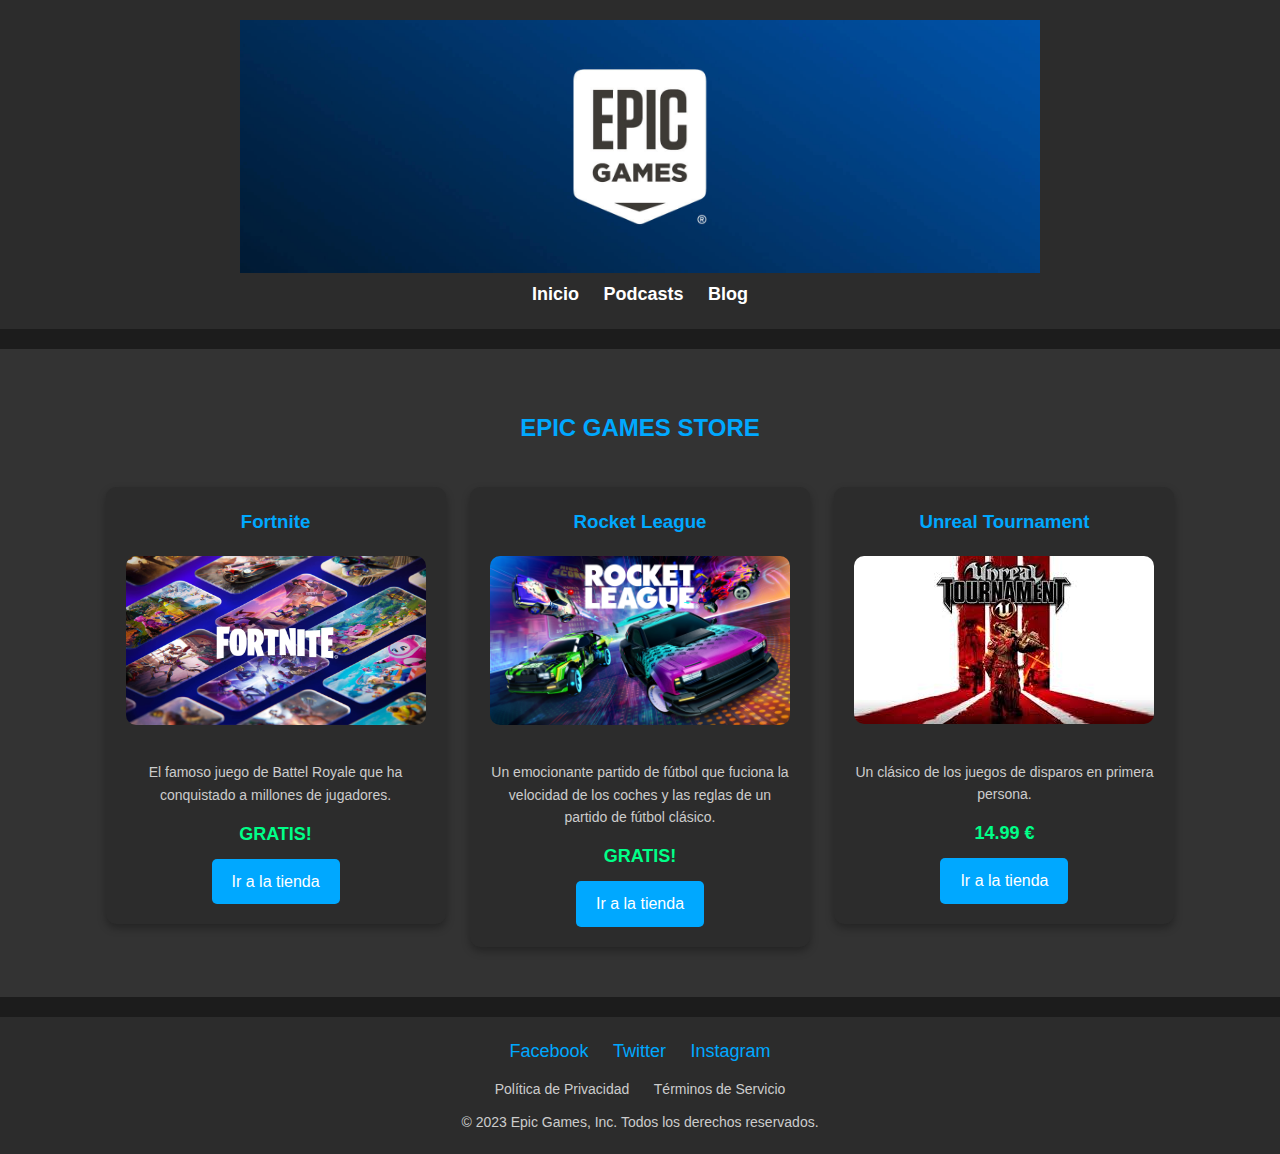
<file: Epic_Games/blog/posts/post1.html>
<!DOCTYPE html>
<html lang="es">
<head>
    <meta charset="UTF-8">
    <meta name="viewport" content="width=device-width, initial-scale=1.0">
    <title>Blog de Epic Games</title>
    <link rel="stylesheet" href="../../css/styles.css">
</head>
<body>
    <header>
        <div class="logo">
            <img src="../images/Logo_Epic_Games.jpg" alt="Epic Games Logo">
        </div>
        <nav>
            <ul>
                <li><a href="../../Inicio.html">Inicio</a></li>
                <li><a href="../../podcast/Podcast.html">Podcasts</a></li>
                <li><a href="../Blog.html">Blog</a></li>
            </ul>
        </nav>
    </header>
    
<section id="tienda">
    <h2>EPIC GAMES STORE</h2>
    <div class="juegos">
        <div class="juego">
            <h3>Fortnite</h3>
            <img src="../images/Fortnite.jpg" alt="Fortnite">
            <p>El famoso juego de Battel Royale que ha conquistado a millones de jugadores.</p>
            <p class="precio">GRATIS!</p>
            <a href="hola" class="boton-tienda">Ir a la tienda</a>            
        </div>
        <div class="juego">
            <h3>Rocket League</h3>
            <img src="../images/RocketLeague.jpg" alt="Rocket League">
            <p>Un emocionante partido de fútbol que fuciona la velocidad de los coches y las reglas de un partido de fútbol clásico.</p>
            <p class="precio">GRATIS!</p>
            <a href="hola" class="boton-tienda">Ir a la tienda</a>
        </div>
        <div class="juego">
            <h3>Unreal Tournament</h3>
            <img src="../images/Unreal_Tournament.jpg" alt="Unreal Tournament">
            <p>Un clásico de los juegos de disparos en primera persona.</p>
            <p class="precio">14.99 €</p>
            <a href="hola" class="boton-tienda">Ir a la tienda</a>
        </div>
    </div>
</section>

<footer id="contacto">
    <div class="redes-sociales">
        <a href="https://facebook.com/epicgames">Facebook</a>
        <a href="https://twitter.com/epicgames">Twitter</a>
        <a href="https://instagram.com/epicgames">Instagram</a>
    </div>
    <div class="politicas">
        <a href="#">Política de Privacidad</a>
        <a href="#">Términos de Servicio</a>
    </div>
    <p>&copy; 2023 Epic Games, Inc. Todos los derechos reservados.</p>
</footer>
</body>
</html>
</file>
<file: css/styles.css>
body {
    font-family: Arial, sans-serif;
    margin: 0;
    padding: 0;
    background-color: #1c1c1c;
    color: #ffffff;
    line-height: 1.6;
}

a {
    color: #00a8ff;
    text-decoration: none;
}

a:hover {
    text-decoration: underline;
}


header {
    background-color: #2c2c2c;
    padding: 20px 0;
    text-align: center;
    background-position: center;
}

header .logo img {
    max-width: 800px;

}

nav ul {
    list-style: none;
    padding: 0;
    margin: 0;
    text-align: center;
}

nav ul li {
    display: inline-block;
    margin: 0 10px;
}

nav ul li a {
    color: #ffffff;
    font-weight: bold;
    font-size: 18px;
}

nav ul li a:hover {
    color: #00a8ff;
}


section {
    padding: 40px 20px;
    margin: 20px 0;
}

section h1, section h2, section h3 {
    color: #00a8ff;
}

section#inicio {
    text-align: center;
    background-color: #333;
    padding: 60px 20px;
}

section#inicio h1 {
    font-size: 36px;
    margin-bottom: 20px;
}

section#inicio p {
    font-size: 18px;
    max-width: 800px;
    margin: 0 auto;
}

section#juegos {
    text-align: center;
}

section#juegos .juego {
    background-color: #2c2c2c;
    padding: 20px;
    border-radius: 10px;
    text-align: center;
    width: 300px;
    display: inline-block;
    margin: 10px;
    vertical-align: top;
}

section#juegos .juego img {
    max-width: 100%;
    border-radius: 10px;
}

section#juegos .juego h3 {
    margin: 15px 0 10px;
}

section#juegos .juego p {
    font-size: 14px;
    color: #cccccc;
}

section#noticias {
    background-color: #333;
}

section#noticias article {
    background-color: #2c2c2c;
    padding: 20px;
    border-radius: 10px;
    margin-bottom: 20px;
}

section#noticias article h3 {
    margin-top: 0;
}

section#noticias article a {
    display: inline-block;
    margin-top: 10px;
    color: #00a8ff;
    font-weight: bold;
}


footer {
    background-color: #2c2c2c;
    padding: 20px;
    text-align: center;
}

footer .redes-sociales {
    margin-bottom: 10px;
}

footer .redes-sociales a {
    margin: 0 10px;
    font-size: 18px;
}

footer .politicas {
    margin-bottom: 10px;
}

footer .politicas a {
    margin: 0 10px;
    font-size: 14px;
    color: #cccccc;
}

footer p {
    margin: 0;
    font-size: 14px;
    color: #cccccc;
}

section#blog .entrada img {
    max-width: 30%;
    border-radius: 40px;
}

section#destacados .destacado img {
    max-width: 50%;
    border-radius: 40px;

}



section#tienda {
    padding: 40px 20px;
    background-color: #333;
    text-align: center;
}

section#tienda h2 {
    color: #00a8ff;
    margin-bottom: 30px;
}

section#tienda .juegos {
    text-align: center;
}

section#tienda .juego {
    background-color: #2c2c2c;
    padding: 20px;
    border-radius: 10px;
    width: 300px;
    display: inline-block; 
    margin: 10px;
    vertical-align: top;
    box-shadow: 0 4px 8px rgba(0, 0, 0, 0.3);
    transition: box-shadow 0.3s ease;
}

section#tienda .juego:hover {
    box-shadow: 0 6px 12px rgba(0, 0, 0, 0.4);
}

section#tienda .juego img {
    max-width: 100%; 
    border-radius: 10px;
    margin-bottom: 15px;
}

section#tienda .juego h3 {
    color: #00a8ff;
    margin-top: 0;
}

section#tienda .juego p {
    color: #cccccc;
    font-size: 14px;
}

section#tienda .juego .precio {
    color: #00ff88;
    font-size: 18px;
    font-weight: bold;
    margin: 10px 0;
}

.boton-tienda {
    background-color: #00a8ff;
    color: #ffffff;
    border: none;
    padding: 10px 20px;
    border-radius: 5px;
    cursor: pointer;
    font-size: 16px;
    text-decoration: none;
    display: inline-block;
    transition: background-color 0.3s ease;
}

.boton-tienda:hover {
    background-color: #0077cc;
    text-decoration: none;
}


/* novedades */


section#novedades {
    text-align: center;
    padding: 40px 20px;
    background-color: #1a1a1a;
}

section#novedades h2 {
    color: #ffffff;
    margin-bottom: 30px;
    font-size: 2em;
}

.novedades-grid {
    display: inline-block;
    width: 100%;
    max-width: 1200px;
}

.novedad-card {
    background-color: #2c2c2c;
    padding: 20px;
    border-radius: 10px;
    width: 300px;
    margin: 10px;
    display: inline-block;
    vertical-align: top;
    box-sizing: border-box;
}

.novedad-content {
    padding: 0 10px;
    word-wrap: break-word;
    overflow: hidden;
}

.novedad-content h3, 
.novedad-content h4 {
    margin: 15px 0 10px;
    color: #ffffff;
}

.novedad-content p {
    font-size: 14px;
    color: #cccccc;
    margin-bottom: 0;
    line-height: 1.4;
}

.novedad-card img, .novedad-content img {
    max-width: 100%; 
    border-radius: 10px;
    margin-bottom: 15px;
}



/* novedades */

.producto-container {
    background-color: #2c2c2c;
    padding: 30px;
    border-radius: 10px;
    max-width: 800px;
    margin: 0 auto;
}
.producto-imagen {
    width: 100%;
    max-width: 500px;
    border-radius: 10px;
    border: 3px solid #00a8ff;
    margin: 20px auto;
    display: block;
}
.especificaciones {
    margin: 20px 0;
    padding-left: 20px;
}
.precio {
    color: #00ff88;
    font-size: 28px;
    font-weight: bold;
    margin: 20px 0;
}
</file>
<file: Epic_Games/css/styles.css>
/* Estilos generales */
body {
    font-family: Arial, sans-serif;
    margin: 0;
    padding: 0;
    background-color: #1c1c1c;
    color: #ffffff;
    line-height: 1.6;
}

a {
    color: #00a8ff;
    text-decoration: none;
}

a:hover {
    text-decoration: underline;
}

/* Header */
header {
    background-color: #2c2c2c;
    padding: 20px 0;
    text-align: center;
    background-position: center;
}

header .logo img {
    max-width: 800px; /*Tamaño de la imagen*/

}

nav ul {
    list-style: none;
    padding: 0;
    margin: 0;
    text-align: center; /* Centra los elementos del menú */
}

nav ul li {
    display: inline-block; /* Muestra los elementos en línea */
    margin: 0 10px; /* Espacio entre elementos */
}

nav ul li a {
    color: #ffffff;
    font-weight: bold;
    font-size: 18px;
}

nav ul li a:hover {
    color: #00a8ff;
}

/* Secciones */
section {
    padding: 40px 20px;
    margin: 20px 0;
}

section h1, section h2, section h3 {
    color: #00a8ff;
}

section#inicio {
    text-align: center;
    background-color: #333;
    padding: 60px 20px;
}

section#inicio h1 {
    font-size: 36px;
    margin-bottom: 20px;
}

section#inicio p {
    font-size: 18px;
    max-width: 800px;
    margin: 0 auto;
}

section#juegos {
    text-align: center; /* Centra los juegos */
}

section#juegos .juego {
    background-color: #2c2c2c;
    padding: 20px;
    border-radius: 10px;
    text-align: center;
    width: 300px;
    display: inline-block; /* Muestra los juegos en línea */
    margin: 10px; /* Espacio entre juegos */
    vertical-align: top; /* Alinea los juegos en la parte superior */
}

section#juegos .juego img {
    max-width: 100%;
    border-radius: 10px;
}

section#juegos .juego h3 {
    margin: 15px 0 10px;
}

section#juegos .juego p {
    font-size: 14px;
    color: #cccccc;
}

section#noticias {
    background-color: #333;
}

section#noticias article {
    background-color: #2c2c2c;
    padding: 20px;
    border-radius: 10px;
    margin-bottom: 20px;
}

section#noticias article h3 {
    margin-top: 0;
}

section#noticias article a {
    display: inline-block;
    margin-top: 10px;
    color: #00a8ff;
    font-weight: bold;
}

/* Footer */
footer {
    background-color: #2c2c2c;
    padding: 20px;
    text-align: center;
}

footer .redes-sociales {
    margin-bottom: 10px;
}

footer .redes-sociales a {
    margin: 0 10px;
    font-size: 18px;
}

footer .politicas {
    margin-bottom: 10px;
}

footer .politicas a {
    margin: 0 10px;
    font-size: 14px;
    color: #cccccc;
}

footer p {
    margin: 0;
    font-size: 14px;
    color: #cccccc;
}

section#blog .entrada img {  /*Imagenes del blog*/
    max-width: 30%;
    border-radius: 40px;
}

section#destacados .destacado img {  /*Imagenes del podcast*/
    max-width: 50%;
    border-radius: 40px;

}


/* Estilos para la sección de la tienda */
section#tienda {
    padding: 40px 20px;
    background-color: #333;
    text-align: center;
}

section#tienda h2 {
    color: #00a8ff;
    margin-bottom: 30px;
}

section#tienda .juegos {
    text-align: center;
}

section#tienda .juego {
    background-color: #2c2c2c;
    padding: 20px;
    border-radius: 10px;
    width: 300px;
    display: inline-block; 
    margin: 10px;
    vertical-align: top;
    box-shadow: 0 4px 8px rgba(0, 0, 0, 0.3);
    transition: box-shadow 0.3s ease;
}

section#tienda .juego:hover {
    box-shadow: 0 6px 12px rgba(0, 0, 0, 0.4);
}

section#tienda .juego img {
    max-width: 100%; 
    border-radius: 10px;
    margin-bottom: 15px;
}

section#tienda .juego h3 {
    color: #00a8ff;
    margin-top: 0;
}

section#tienda .juego p {
    color: #cccccc;
    font-size: 14px;
}

section#tienda .juego .precio {
    color: #00ff88;
    font-size: 18px;
    font-weight: bold;
    margin: 10px 0;
}

.boton-tienda {
    background-color: #00a8ff;
    color: #ffffff;
    border: none;
    padding: 10px 20px;
    border-radius: 5px;
    cursor: pointer;
    font-size: 16px;
    text-decoration: none;
    display: inline-block;
    transition: background-color 0.3s ease;
}

.boton-tienda:hover {
    background-color: #0077cc;
    text-decoration: none;
}

/* Post 2 */

.novedades-grid {
    display: grid;
    gap: 30px;
    padding: 40px 20px;
}

.novedad-card {
    background: #2c2c2c;
    border-radius: 15px;
    overflow: hidden;
}

.novedad-card img {
    width: 100%;
    height: 200px;
    object-fit: cover;
}

.novedad-content {
    padding: 20px;
}

.temporada-trailer {
    text-align: center;
    padding: 50px 20px;
    background: #1a1a1a;
}

.producto-container {
    background-color: #2c2c2c;
    padding: 30px;
    border-radius: 10px;
    max-width: 800px;
    margin: 0 auto;
}
.producto-imagen {
    width: 100%;
    max-width: 500px;
    border-radius: 10px;
    border: 3px solid #00a8ff;
    margin: 20px auto;
    display: block;
}
.especificaciones {
    margin: 20px 0;
    padding-left: 20px;
}
.precio {
    color: #00ff88;
    font-size: 28px;
    font-weight: bold;
    margin: 20px 0;
}
</file>
